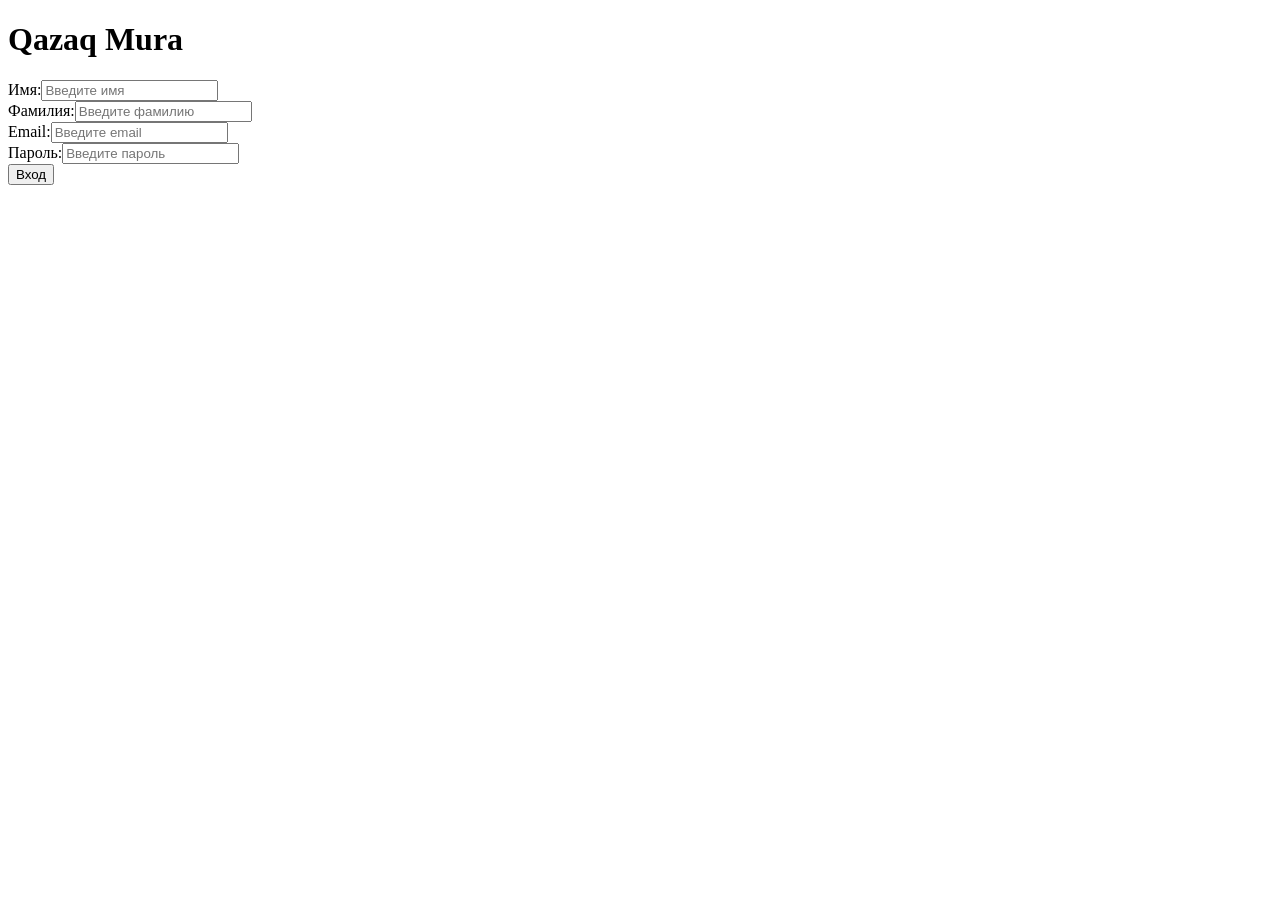
<file: index.html>
<!DOCTYPE html>
<html lang="en">
<head>
    <meta charset="UTF-8">
    <meta name="viewport" content="width=device-width, initial-scale=1.0">
    <title>Вход</title>
    <link rel="stylesheet" href="style.css">
</head>

<body class="regist">
    <h1 class="reg1">Qazaq Mura</h1>


    <div class="reg">
        
        
        <lable>
            
            <span  class="spon">Имя:</span><input type="text" placeholder="Введите имя" class="reg2"><br>
           <span class="spon">Фамилия:</span><input type="text" placeholder="Введите фамилию" class="reg2"><br>
           <span class="spon">Email:</span><input type="text" placeholder="Введите email" class="reg2"><br>
           <span class="spon">Пароль:</span><input type="password" placeholder="Введите пароль" class="reg2"><br>
        <a href="home.html"><button type="submit" class="butt">Вход</button></a>
        </lable>
        
        

    </div>
</body>
</html>
</file>
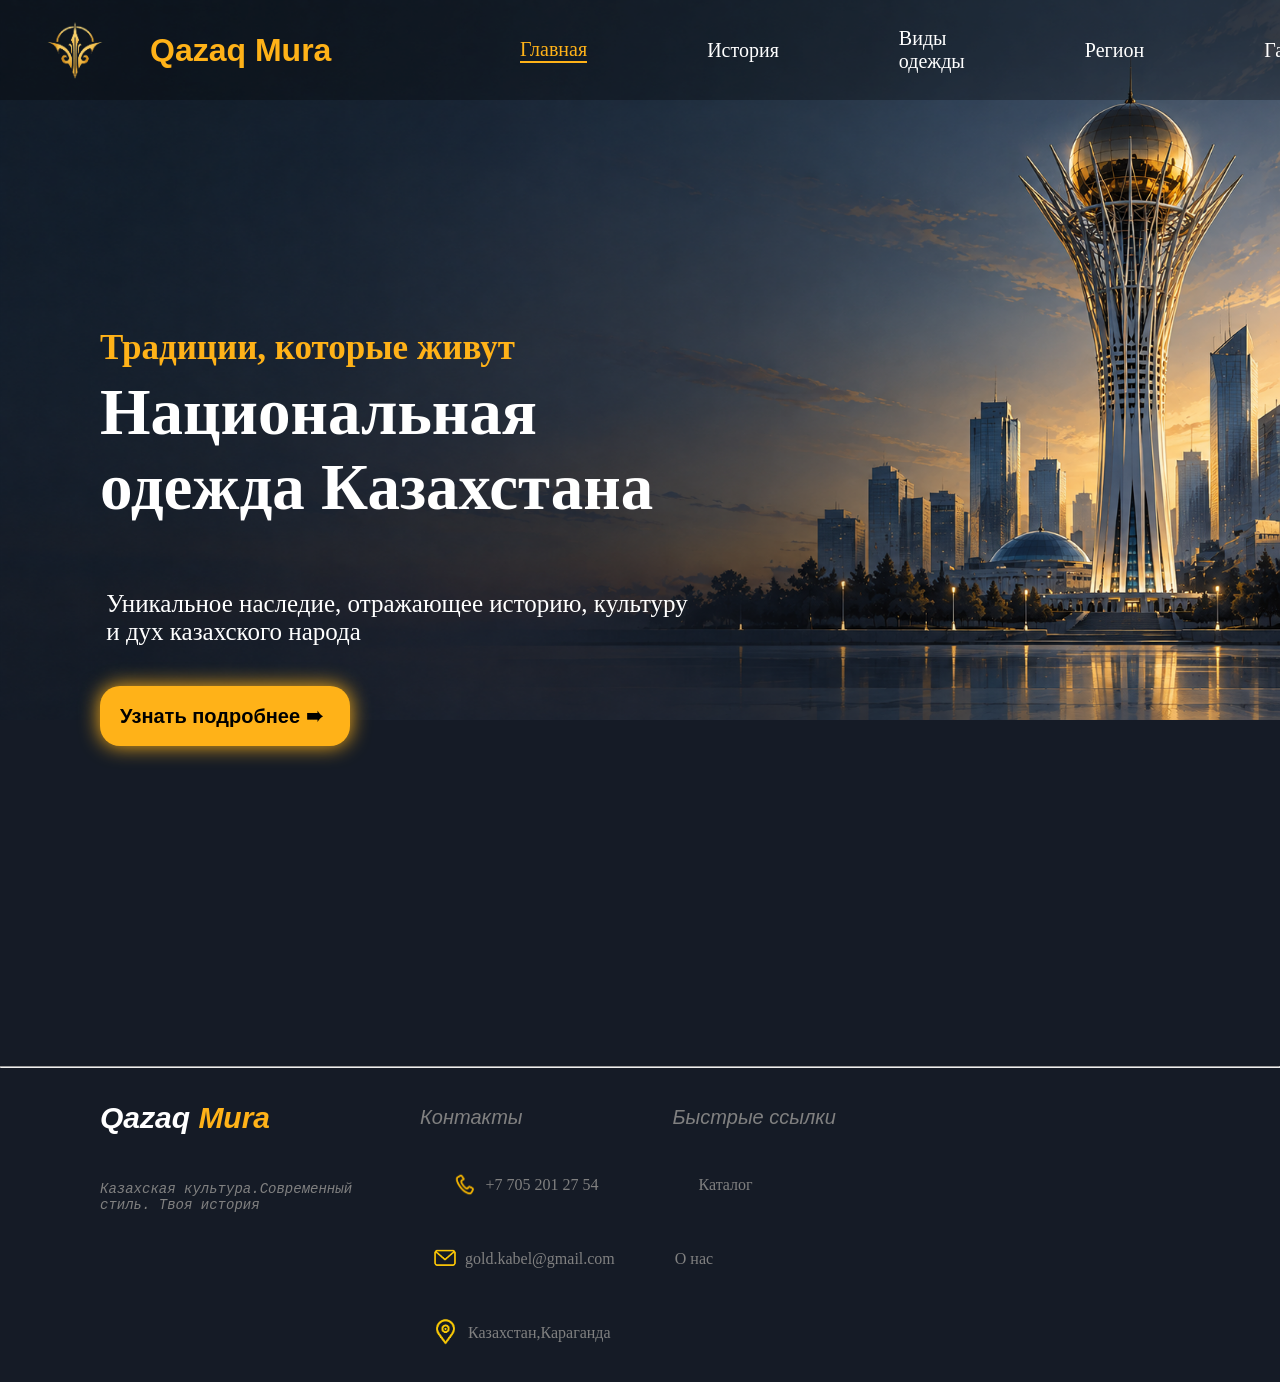
<file: home.html>
<!DOCTYPE html>
<html lang="en">
<head>
    <meta charset="UTF-8">
    <meta name="viewport" content="width=device-width, initial-scale=1.0">
    <title>Document</title>
    <link rel="stylesheet" href="style.css">
</head>

 <header class="dod">
        <img  src="images/logo/logo.png" alt="logo" width="150" height="100">
        <h1 id="ko">Qazaq Mura</h1> 
        <p id="a1">Главная</p>
        <p id="a2"><a class="man" href=story.html>История</a></p>
        <p id="a3"><a class="man" href=odeg.html>Виды одежды</a></p>
        <p id="a4"><a class="man" href="region.html"> Регион </a></p>
        <p id="a5"><a class="man" href="gal.html"> Галерея </a></p>

        
 </header> 



<body class="bod1">

    <div>
        
        <p id="naz"><b><span id="trad">Традиции, которые живут</span><br>Национальная<br>одежда Казахстана<br></b></p>
        <pre><span id="p93"> Уникальное наследие, отражающее историю, культуру 
                 и дух казахского народа</span></pre>
    </div>

    <div class="tg">
    <a id="bolsh" href="odeg.html">
    <p id="bolsh1"><b>Узнать подробнее ➠</b></p>
    </a>
    </div>
     
     
    
    <hr class="myline">
    
    <div class="fot">
    <h2 id="cs2"><i>Qazaq <span id="mur">Mura</i></span></h2>
    <p id="kon"><i>Контакты</i></p> 
    <p id="kon"><i>Быстрые ссылки</i></p> 
    </div>

    <div class="fott">
        <pre id="pree"><i>Казахская культура.Современный 
стиль. Твоя история</i></pre>
    
 <img src="images/kon/tel.png">
 <p id="ppp">+7 705 201 27 54</p>
 <p class="p2p2"><a href="odeg.html">Каталог</a> </p>

</div>


<div class="pochta">
    <img src="images/kon/pocht.png">
    <p id="poch1">gold.kabel@gmail.com</p>
    <p id="poch2"><a class="man" href="autor.html">О нас</a></p>
    

</div>

<div class="mal">
    <img src="images/kon/loka.png">
    <p id="mmm">Казахстан,Караганда</p>
</div>
   

</div>



    
    

    
    
    

      
    
    
</body>
</html>
</file>
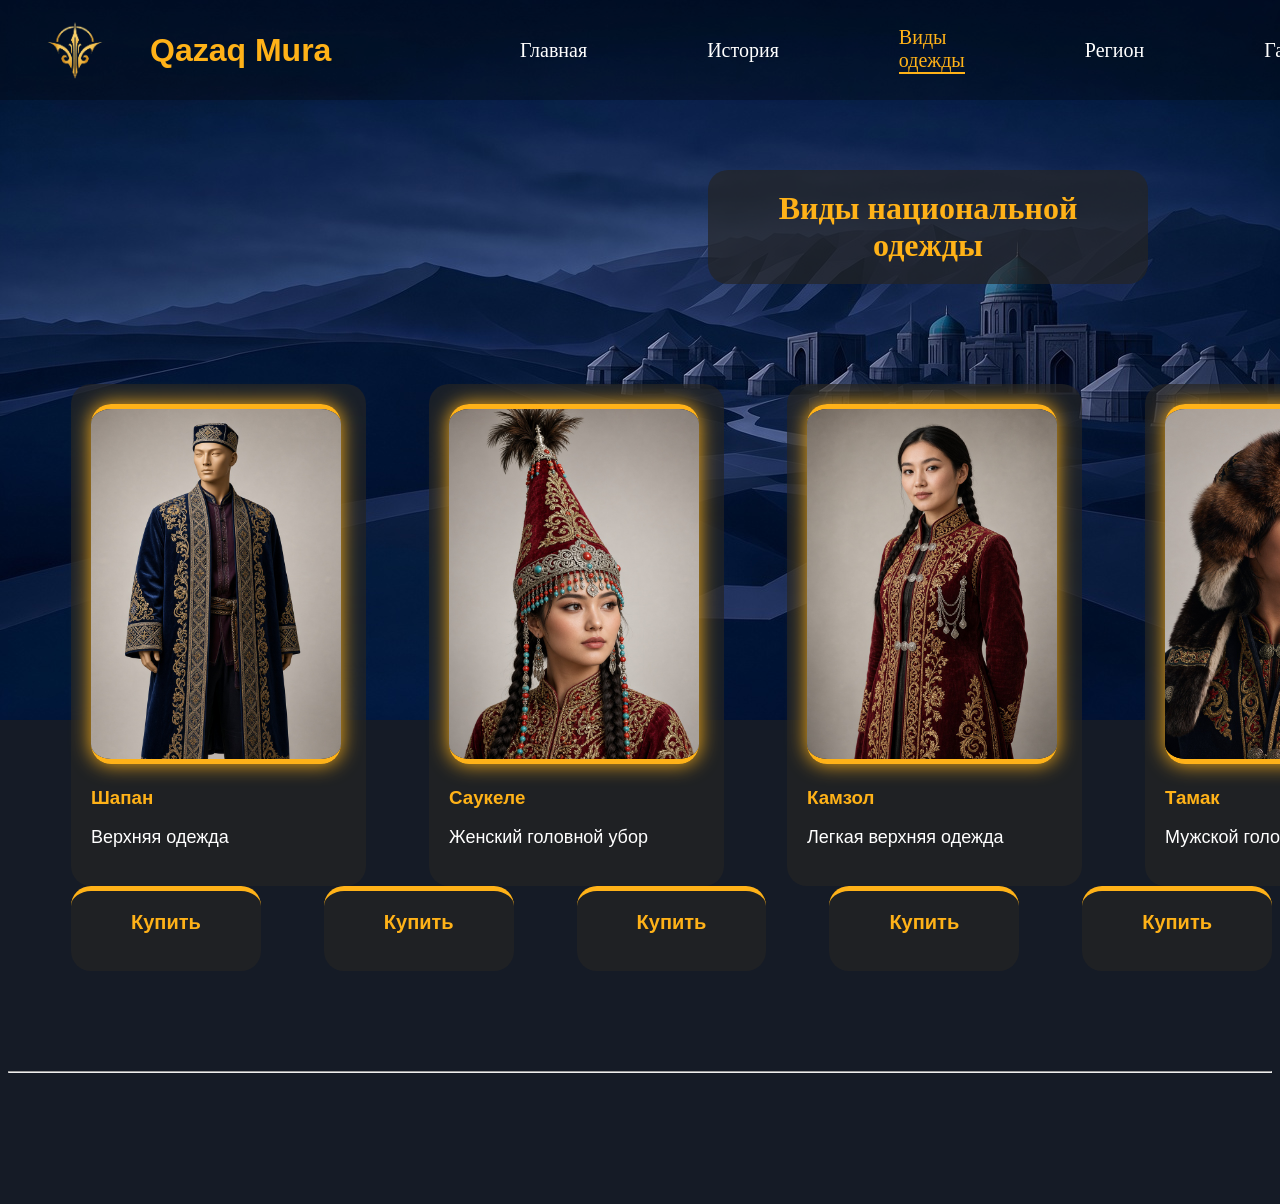
<file: odeg.html>
<!DOCTYPE html>
<html lang="en">
<head>
    <meta charset="UTF-8">
    <meta name="viewport" content="width=device-width, initial-scale=1.0">
    <title>Document</title>
    <link rel="stylesheet" href="style.css">
</head>
<header>
    <img  src="images/logo/logo.png" alt="logo" width="150" height="100">
        <h1 id="kooo">Qazaq Mura</h1> 
        <p id="a111"><a href="home.html">Главная</a></p>
        <p id="a222"><a href="story.html">История</a></p>
        <p id="a333">Виды одежды</p>
        <p id="a444"><a href="region.html"> Регион </a></p>
        <p id="a555"><a class="man" href="gal.html"> Галерея </a></p>
</header>
<body class="dota2">
   <div class="vis">
    <h1 id="vid">Виды национальной одежды</h1>
    </div>

     <div class="photo">
       <div class="photo1">
        <img id="shapan" src="images/odeg/shapan.jpg">
        <h3 id="shapanh3"><b>Шапан</b></h3>
        <p id="shapanp1">Верхняя одежда</p>
     </div> 

     <div class="photo2">
        <img id="kamzol" src="images/odeg/sauke.jpg">
        <h3 id="kamzolh3"><b>Саукеле</b></h3>
        <p id="kamzolp1">Женский головной убор</p>
     </div>

     <div class="photo3">
        <img id="sauk" src="images/odeg/kamzol.jpg">
        <h3 id="saukh3"><b>Камзол</b></h3>
        <p id="saukp1">Легкая верхняя одежда</p>
     </div>

     <div class="photo4">
        <img id="tamak" src="images/odeg/tamak.jpg">
        <h3 id="tamakh3"><b>Тамак</b></h3>
        <p id="tamakp1">Мужской головной убор</p>
     </div>

     <div class="photo5">
        <img id="masi" src="images/odeg/mes.jpg">
        <h3 id="masih3"><b>Мәсі</b></h3>
        <p id="masip1">Национальная обувь</p>
    
      </div>
    </div>

    <div  class="mark">
      <div class="kupit">
        <h2 class="kupit1"><a  class="kaspi"  target= "_blank" href="https://obyavleniya.kaspi.kz/a/shapan-iskustvennyiy-meh-jagalyi-123661814"><b>Купить</b></a></h2>
      </div>

      <div class="kupit">
        <h2 class="kupit1"> <a class="kaspi" target="_blank" href="https://obyavleniya.kaspi.kz/a/nabor-saukele-s-podushkoy-121353218"> <b>Купить</b></a></h2>
      </div>

      <div class="kupit">
        <h2 class="kupit1"> <a class="kaspi" target="_blank" href="https://obyavleniya.kaspi.kz/a/kamzol-turtsiya-123386008"> <b>Купить</b></a></h2>
      </div>

      <div class="kupit">
        <h2 class="kupit1"><a class="kaspi" target="_blank" href="https://www.olx.kz/d/obyavlenie/tyma-ushanka-malahay-tymak-muzhskie-i-zhenskie-podarok-syyly-IDqbm7q.html"><b>Купить</b></a></h2>
      </div>

      <div class="kupit">
        <h2 class="kupit1"><a class="kaspi" target="_blank" href="https://obyavleniya.kaspi.kz/a/obuv-dlya-jenschin-120579222"><b>Купить</b></a></h2>
      </div>

    </div>

    <hr id="myline3">
    
</body>
</html>
</file>
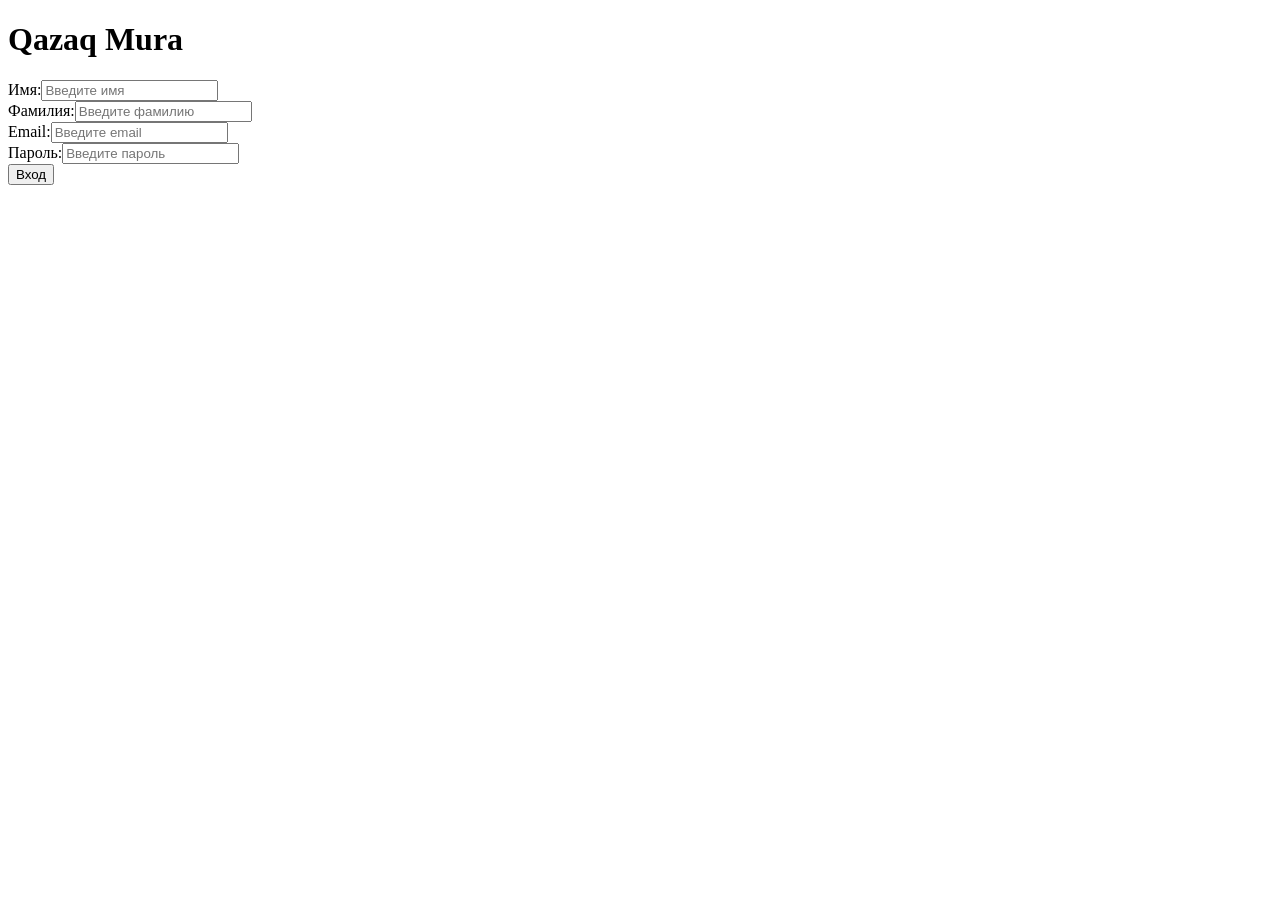
<file: regist.html>
<!DOCTYPE html>
<html lang="en">
<head>
    <meta charset="UTF-8">
    <meta name="viewport" content="width=device-width, initial-scale=1.0">
    <title>Вход</title>
    <link rel="stylesheet" href="style.css">
</head>

<body class="regist">
    <h1 class="reg1">Qazaq Mura</h1>


    <div class="reg">
        
        
        <lable>
            
            <span  class="spon">Имя:</span><input type="text" placeholder="Введите имя" class="reg2"><br>
           <span class="spon">Фамилия:</span><input type="text" placeholder="Введите фамилию" class="reg2"><br>
           <span class="spon">Email:</span><input type="text" placeholder="Введите email" class="reg2"><br>
           <span class="spon">Пароль:</span><input type="password" placeholder="Введите пароль" class="reg2"><br>
        <a href="index.html"><button type="submit" class="butt">Вход</button></a>
        </lable>
        
        

    </div>
</body>
</html>
</file>
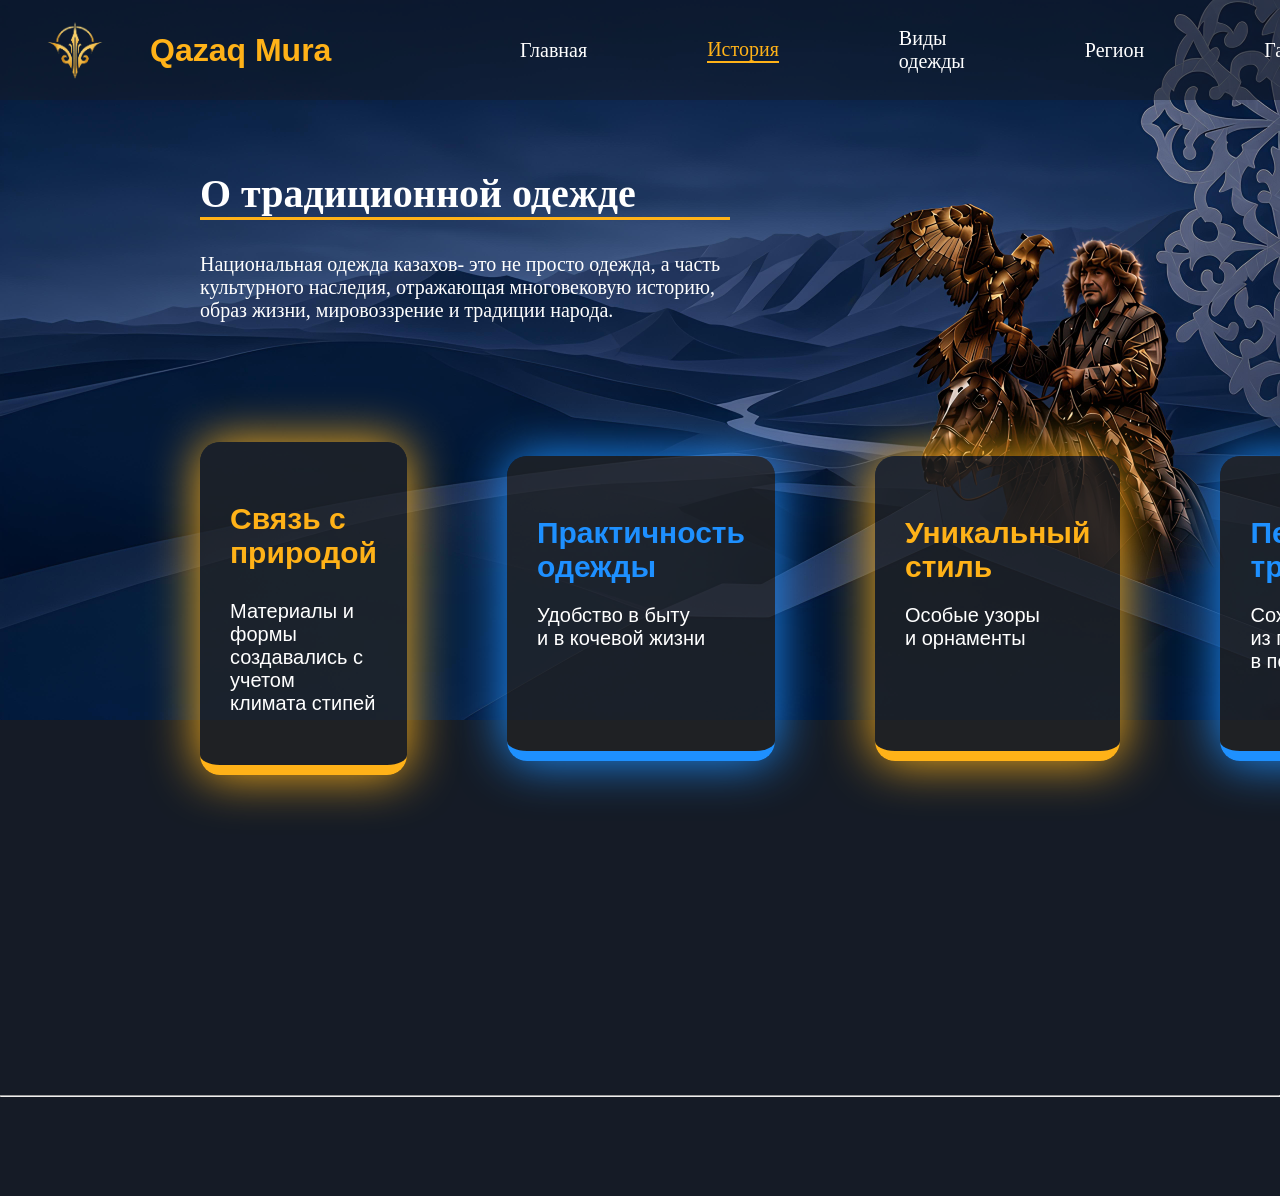
<file: story.html>
<!DOCTYPE html>
<html lang="en">
<head>
    <meta charset="UTF-8">
    <meta name="viewport" content="width=device-width, initial-scale=1.0">
    <title>Document</title>
    <link rel="stylesheet" href="style.css">
</head>
<header class="mod">
    <img  src="images/logo/logo.png" alt="logo" width="150" height="100">
        <h1 id="koo">Qazaq Mura</h1> 
        <p id="a11"><a href="home.html">Главная</a></p>
        <p id="a22">История</p>
        <p id="a33"><a href=odeg.html>Виды одежды</a></p>
        <p id="a44"><a href="region.html"> Регион </a></p>
        <p id="a55"><a class="man" href="gal.html"> Галерея </a></p>

</header>

<body class="bod2">
    <div class="otto">
        <h2 id="ot">О традиционной одежде</h2>
        <p id="ttp">Национальная одежда казахов- это не просто одежда, а часть<br>
            культурного наследия, отражающая многовековую историю,<br>
            образ жизни, мировоззрение и традиции народа.<br>
        </p>
        
    </div>

  <div class="cardd">
    <div class="card">
        <h3 id="sv"><b>Связь с природой</b></h3>
        <p id="hh">Материалы и формы<br>
           создавались с учетом<br>
           климата стипей<br>
        </p>
    </div>

    <div class="card2">
        <h3 id="gg"><b>Практичность одежды</b></h3>
        <p id="jj">Удобство в быту<br>
            и в кочевой жизни<br>
        </p>

    </div>
    <div class="card3">
        <h3 id="vv"><b>Уникальный стиль</b></h3>
        <p id="ww">Особые узоры<br>
                   и орнаменты</p>
    </div>   

    <div class="per">
    <h3 id="pp"><b>Передача традиций</b></h3>
    <p id="rr">Сохраняеться<br>
               из поколения<br>
               в поколение</p>

    </div>

</div>
<hr class="myline2">

    
</body>
</html>
</file>
<file: style.css>
.bod1 {
    
    margin: 0;
    background-image: url(images/fon.png);
    background-size: 100% auto;
    background-position: center top;
    background-repeat: no-repeat;
    top: 0;
    left: 0;
    right: 0;
    bottom: 0;
    height: 114vh;
    background-color: #151B26;
    
}
 
 
 
 header {
    display: flex;
    align-items: center;
    gap: 20px;
 }

  .man{
    text-decoration: none;
    text-decoration-color: #fff;
    color: #fff;
 }
 
 header img {
    width: 150px;
    height: 150px;
    object-fit: contain;
 }
 

 header h1 {
    position: absolute;
    font-family: molot, sans-serif;
    
    
    
    margin: 0;
 }
 
 
 
 #ko {
    color:#ffb218;
    margin-left: 150px;

}

header {
    position: absolute;
    top: 0;
    left: 0;
    width: 100%;
    height: 100px;
    
    background-color: rgba(0, 0, 0, 0.3);
    
    z-index: 10;
}



#a1 {
    font-family: Georgia, 'Times New Roman', Times, serif;
    font-size: 20px;
    margin-left: 350px;
    color: #ffb218;
    border-bottom: solid #ffb218 2px;
    

    
}

#a2 {
    font-family: Georgia, 'Times New Roman', Times, serif;
    font-size: 20px;
    margin-left: 100px;
    color: #fff;
    

    
}

#a3 {
    font-family: Georgia, 'Times New Roman', Times, serif;
    font-size: 20px;
    margin-left: 100px;
    color: #fff;
    

    
}

#a4 {
    font-family: Georgia, 'Times New Roman', Times, serif;
    font-size: 20px;
    margin-left: 100px;
    color: #fff;
    

    
}

#a5 {
    font-family: Georgia, 'Times New Roman', Times, serif;
    font-size: 20px;
    margin-left: 100px;
    color: #fff;
}

div #trad {
    margin-top: 4px;
    
    font-size: 35px;
    font-family:Georgia, 'Times New Roman', Times, serif;
    color: #ffb218;
}

div #naz {
    margin-top: 300px;    
    margin-left: 100px;
    font-size: 65px;
    color: #fff;
}


#p93 {
    font-family: Georgia, 'Times New Roman', Times, serif;
    font-size: 25px;
    color: #fff;
    margin-left: 100px;

}


#pod {
    width: 300px;
    height: 125px;
     margin-left: 45px;

}

#pod a {
     text-decoration: none;
    text-decoration-color: #fff;
    color: #fff;

}


#cs2 {
    
    color: #fff;
    font-family: molot, sans-serif; 
    font-size: 30px;
    margin-left: 100px;
    
    
}

#cs2 #mur {
    color:#ffb218;

}

#bolsh{
    text-decoration: none;
    text-decoration-color: #fff;
    color: #000000;
    margin-left: 20px;
    font-family: sans-serif;
    font-size: 20px;
}

.tg{
   display: flex;
   align-items: center;
    background:  #ffb218;
    width: 250px;
    border-radius: 20px;
    height: 60px;
    margin-top: 40px;
    margin-left: 100px;

    box-shadow: #ffb218 0px 0px 20px;

}

.myline {
    margin-top: 320px;
    
}

.fot {
    display:flex;
    align-items: center;
}

#kon {
    
    color: #808080;
    font-family: molot, sans-serif;
    font-size: 20px;
    margin-left: 150px;
    
}

.fott {
     display:flex;
   align-items: center;

}

.fott #pree {
   
    color:#808080;
    
    font-size: 14px;
    margin-left: 100px;
}

.fott img {
    width: 40px;
    height: 35px;
    margin-left:85px ;
    margin-bottom: 25px;
}

.fott #ppp {
    color: #808080;
    margin-bottom: 40px;
    
}

.fott .p2p2 {
    
    text-decoration-color: none ;
    text-decoration-line: none;
    margin-left: 100px;
    margin-bottom: 40px;
    

}

.fott a {
    text-decoration: none;
    text-decoration-color: none;
    color:#808080;
}


.pochta {
    display: flex;
    align-items: center;
}

.pochta img {
    width: 40px;
    height: 30px;
    margin-left:425px ;
    margin-bottom: 25px;

}



.pochta #poch1 {
    color:#808080;
    margin-bottom: 40px;

}

.pochta #poch2 {
    text-decoration-color: none ;
    text-decoration-line: none;
    margin-left: 60px;
    margin-bottom: 40px;

}

.pochta a {
    text-decoration: none;
    text-decoration-color: none;
    color: #808080;
}


.mal {
    display: flex;
    align-items: center;

}

.mal img {
    width: 45px;
    height: 45px;
    margin-left:423px ;
    margin-bottom: 25px;

}

.mal #mmm {
    color:#808080;
     margin-bottom: 40px;
    
    
}


.bod2 {
    
    
    
    margin: 0;
    background-image: url(images/fonist.jpg);
    background-size: 100% auto;
    background-position: center top;
    background-repeat: no-repeat;
    top: 0;
    left: 0;
    right: 0;
    bottom: 0;
    height: 114vh;
    background-color: #151B26;
}

.mod {
    background-color: rgba(21, 27, 38, 0.5);
}

.mod img {
    width: 150px;
    height: 150px;
    object-fit: contain;

}

.mod #koo {
    color:#ffb218;
    margin-left: 150px;
    position: absolute;

}




#a11 {
    font-family: Georgia, 'Times New Roman', Times, serif;
    font-size: 20px;
    margin-left: 350px;
    color: #ffffff;
    
    

    
}

#a22 {
    font-family: Georgia, 'Times New Roman', Times, serif;
    font-size: 20px;
    margin-left: 100px;
    color: #ffb218;
    border-bottom: solid #ffb218 2px;
    

    
}

#a33 {
    font-family: Georgia, 'Times New Roman', Times, serif;
    font-size: 20px;
    margin-left: 100px;
    color: #fff;
    

    
}

#a44 {
    font-family: Georgia, 'Times New Roman', Times, serif;
    font-size: 20px;
    margin-left: 100px;
    color: #fff;
}

    #a55 {
    font-family: Georgia, 'Times New Roman', Times, serif;
    font-size: 20px;
    margin-left: 100px;
    color: #fff;
    

    
}

.mod a {
    text-decoration: none;
    text-decoration-color: #fff;    
    color: #fff;
    
    
}

.otto #ot {
    color: #fff;
    font-family: Georgia, 'Times New Roman', Times, serif;
    font-size: 40px;
    margin-left: 200px;
    margin-top: 170px;
    border-bottom: solid #ffb218;
    width: 530px;
}

.otto #ttp {
    color: #fff;
    font-size: 20px;
     margin-left: 200px;
     font-family: Georgia, 'Times New Roman', Times, serif;

}



.cardd {
    display: flex;
    align-items: center;
}

.card {
    
    background: rgba(36, 36, 36, 0.7);
    border-radius: 20px;
    padding: 30px;
    width: 250px;
    border-bottom: solid #ffb218 10px;
    margin-top: 100px;
    margin-left: 200px;
    font-family:  sans-serif;
    
    
    box-shadow: 0 0 50px rgba(255,178,24);
    
}

#sv {
    font-size: 30px;
    color: #ffb218;

}

#hh {
    font-size: 20px;
    color: #fff;
}

.card2 {
    background: rgba(36, 36, 36, 0.7);
    border-radius: 20px;
    padding: 30px;
    width: 250px;
    height: 235px;
    border-bottom: solid #1E90FF 10px;
    margin-top: 100px;
    margin-left: 100px;
    font-family:  sans-serif;

    box-shadow: 0 0 50px rgba(30,144,255);
}

#gg {
    margin-bottom: 20px;
    font-size: 30px;
    color: #1E90FF;
}

#jj {
   
    font-size: 20px;
    color: #fff;
}


.card3 {
    background:rgba(36, 36, 36, 0.7) ;
    border-radius: 20px;
    padding: 30px;
    width: 250px;
    height: 235px;
    border-bottom: solid #ffb218 10px;
    margin-left: 100px;
    margin-top: 100px;
    font-family: sans-serif;

    box-shadow: 0 0 50px rgba(255,178,24);
}

#vv {
    margin-bottom: 20px;
    font-size: 30px;
    color: #ffb218;
}

#ww {
   
    font-size: 20px;
    color: #fff;
}

.per {
    background: rgba(36, 36, 36, 0.7);
    border-radius: 20px;
    padding: 30px;
    width: 250px;
    height: 235px;
    border-bottom: solid #1E90FF 10px;
    margin-left: 100px;
    margin-top: 100px;
    font-family: sans-serif;

    box-shadow: 0 0 50px rgba(30,144,255) ;

}

#pp {
    margin-bottom: 20px;
    font-size: 30px;
    color: #1E90FF;

}

#rr {
    font-size: 20px;
    color: #fff;

}

.myline2 {
    margin-top: 320px;
}


.dota2 {
    background-image: url(images/fonsta.jpg);
     background-size: 100% auto;
    background-position: center top;
    background-repeat: no-repeat;
    top: 0;
    left: 0;
    right: 0;
    bottom: 0;
    height: 114vh;
    background-color: #151B26;
}

#kooo {
    color: #ffb218;
    margin-left: 150px;
    position: absolute;
}

header a {
    text-decoration: none;
    text-decoration-color: #fff;
    color: #fff;
}

#a111 {
    font-family: Georgia, 'Times New Roman', Times, serif;
    font-size: 20px;
    margin-left: 350px;
    color: #ffffff;
}

#a222 {
    font-family: Georgia, 'Times New Roman', Times, serif;
    font-size: 20px;
    margin-left: 100px;
    color: #fff;
}

#a333 {
    font-family: Georgia, 'Times New Roman', Times, serif;
    font-size: 20px;
    margin-left: 100px;
    color: #ffb218;
    border-bottom: solid #ffb218 2px;
}

#a444 {
    font-family: Georgia, 'Times New Roman', Times, serif;
    font-size: 20px;
    margin-left: 100px;
    color: #fff;
}

#a555 {
    font-family: Georgia, 'Times New Roman', Times, serif;
    font-size: 20px;
    margin-left: 100px;
    color: #fff;
}


#vid {
   font-family: Georgia, 'Times New Roman', Times, serif; 
   text-align: center;
   margin-top: 170px;
   color: #ffb218;
   background: rgba(36, 36, 36, 0.7);
   padding: 20px;
   width: 400px;
   border-radius: 20px;
   margin-left: 700px;
}


.photo {
    display: flex;
    align-items: center;
    margin-top: 100px;
}

.photo1 img {
    width: 250px;
    height: 350px;
    border-radius: 20px;
    border-bottom: solid #ffb218 5px;
    border-top: solid #ffb218 5px;
    box-shadow: 0 0 20px rgba(255,178,24);
    
    
}

#shapanh3 {
    
   width: 300px;
   font-family:sans-serif; ;
   color: #ffb218;
    
}



.photo1 {
    background: rgba(36, 36, 36, 0.7) ;
    border-radius: 20px;
    padding: 20px;
    width: 255px;
    margin-left: 63px;
    

}

#shapanp1 {
    font-family: sans-serif;
    font-size: 18px;
    color:#ffffff;
}

.photo2 img {
    width: 250px;
    height: 350px;
    border-radius: 20px;
    border-bottom: solid #ffb218 5px;
    border-top: solid #ffb218 5px;
    box-shadow: 0 0 20px rgba(255,178,24);
    
}

.photo2 {
    background: rgba(36, 36, 36, 0.7) ;
    border-radius: 20px;
    padding: 20px;
    width: 255px;
    margin-left: 63px
    
}

.photo2 #kamzolh3 {
    width: 300px;
    font-family:sans-serif; ;
    color: #ffb218;
    
}

.photo2 #kamzolp1 {
    font-family: sans-serif;
    font-size: 18px;
    color:#ffffff;
}


.photo3 img {
    width: 250px;
    height: 350px;
    border-radius: 20px;
    border-bottom: solid #ffb218 5px;
    border-top: solid #ffb218 5px;
    box-shadow: 0 0 20px rgba(255,178,24);
}

.photo3 {
    background: rgba(36, 36, 36, 0.7) ;
    border-radius: 20px;
    padding: 20px;
    width: 255px;
    margin-left: 63px;
}

#saukh3 {
    color: #ffb218;
    font-family: sans-serif;
    width: 300px;
}

#saukp1 {
    font-family: sans-serif;
    font-size: 18px;
    color:#ffffff;
}


.photo4 img {
    width: 250px;
    height: 350px;
    border-radius: 20px;
    border-bottom: solid #ffb218 5px;
    border-top: solid #ffb218 5px;
    box-shadow: 0 0 20px rgba(255,178,24);
}

.photo4 {
    background: rgba(36, 36, 36, 0.7) ;
    border-radius: 20px;
    padding: 20px;
    width: 255px;
    margin-left: 63px;
}

#tamakh3 {
    color: #ffb218;
    font-family: sans-serif;
    width: 300px;
}

#tamakp1 {
    font-family: sans-serif;
    font-size: 18px;
    color:#ffffff;
}

.photo5 img {
    width: 250px;
    height: 350px;
    border-radius: 20px;
    border-bottom: solid #ffb218 5px;
    border-top: solid #ffb218 5px;
    box-shadow: 0 0 20px rgba(255,178,24);
}

.photo5 {
    background: rgba(36, 36, 36, 0.7) ;
    border-radius: 20px;
    padding: 20px;
    width: 255px;
    margin-left:63px;
}

.photo5 #masih3 {
    color: #ffb218;
    font-family: sans-serif;
    width: 300px;
}

.photo5 #masip1 {
    font-family: sans-serif;
    font-size: 18px;
    color:#ffffff;
}

.mark {
    display: flex;
    align-items: center;
    
}

  .kupit1 {
    font-family:sans-serif;
    font-size: 20px;
    color: #ffb218;
    text-align: center;
    margin-top: 50px;


    
}

.kupit {
    
    background: rgba(36, 36, 36, 0.7) ;
    border-radius: 20px;
    padding: 20px;
    width: 255px;
    height: 40px;
    margin-left: 63px;
    border-top: solid #ffb218 5px;
}

.kupit h2 {
    margin: 0;
}

.kaspi {
    text-decoration: none;
    text-decoration-color: #fff;
    color: #ffb218;
}

#myline3 {
    margin-top: 100px;
    margin-bottom: 100px;
}
</file>
